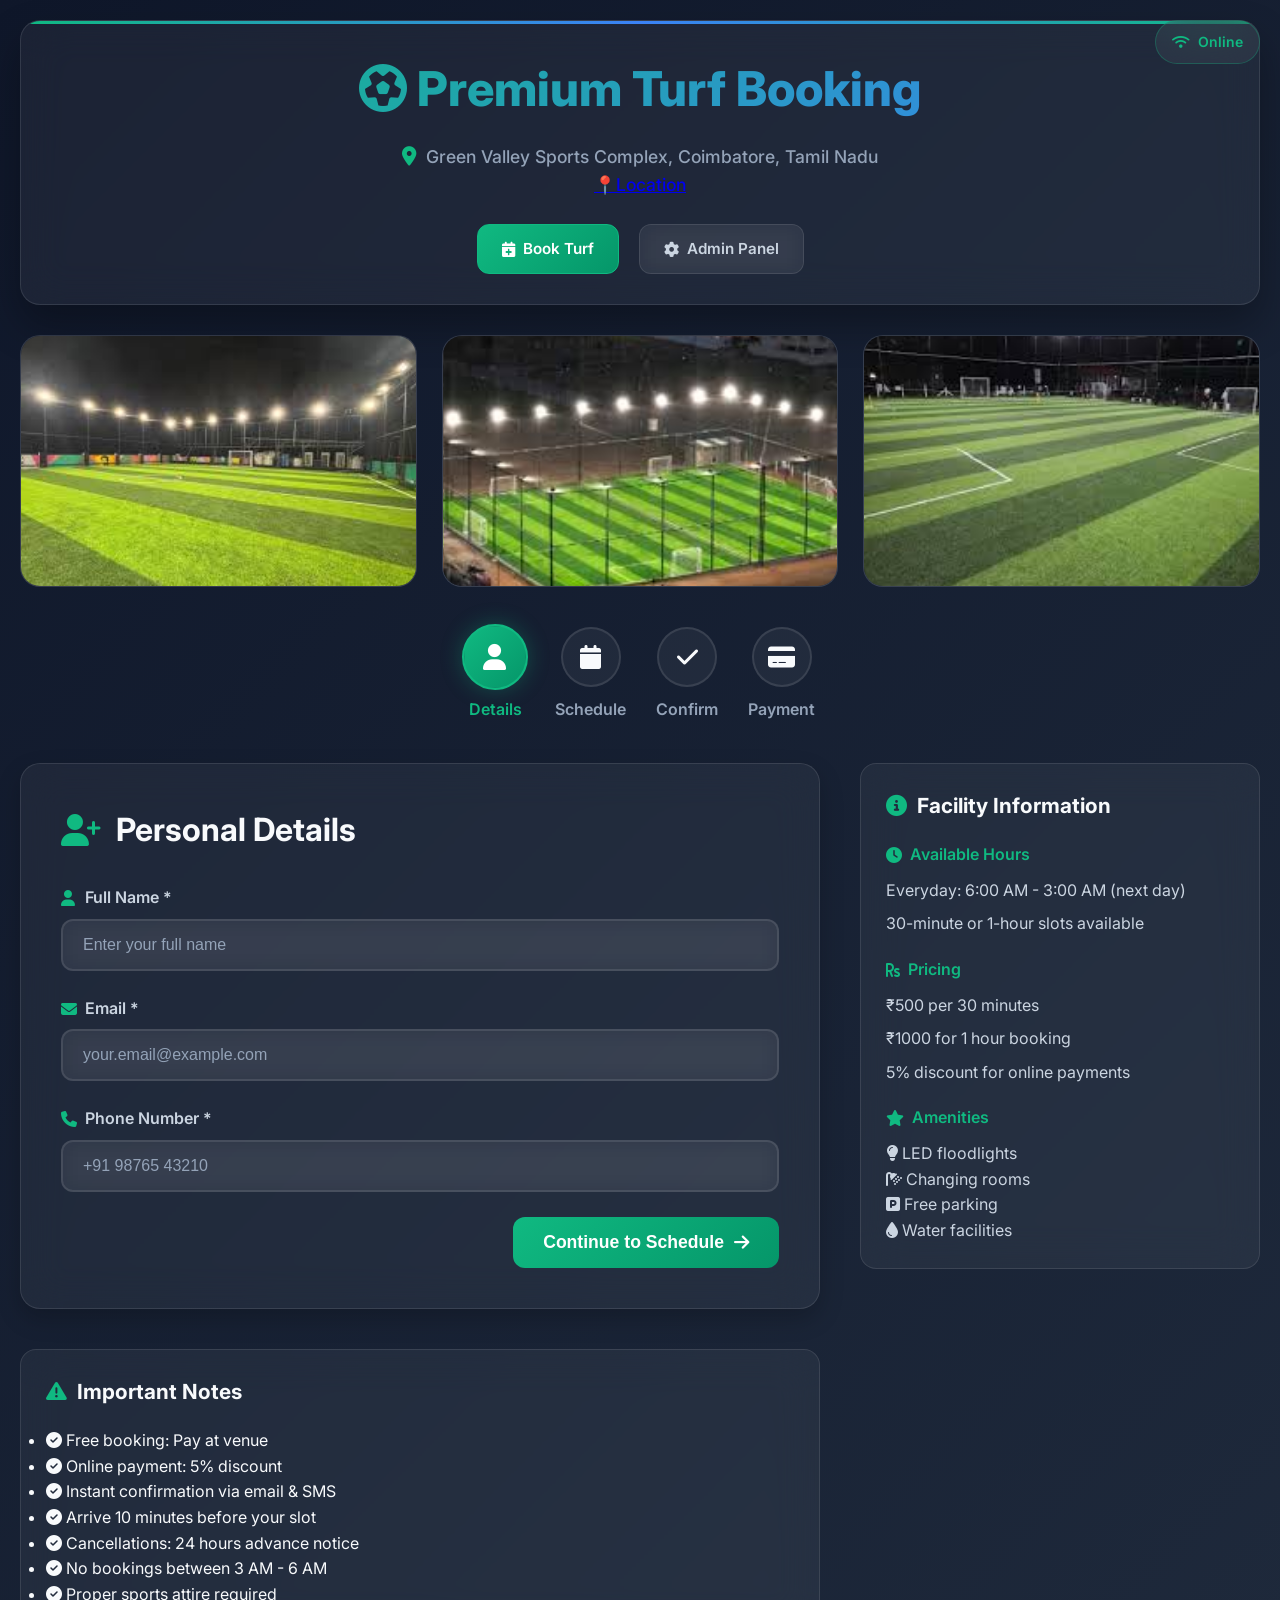
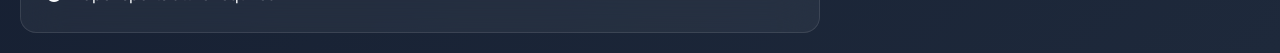
<file: templates/index.html>
<!DOCTYPE html>
<html lang="en">
<head>
    <meta charset="UTF-8">
    <meta name="viewport" content="width=device-width, initial-scale=1.0">
    <title>Premium Turf Booking System</title>
    <link rel="stylesheet" href="/static/css/style.css">
    <!-- Razorpay Checkout Script -->
    <script src="https://checkout.razorpay.com/v1/checkout.js"></script>
    <!-- Font Awesome for Icons -->
    <link rel="stylesheet" href="https://cdnjs.cloudflare.com/ajax/libs/font-awesome/6.4.0/css/all.min.css">
    <!-- Google Fonts -->
    <link href="https://fonts.googleapis.com/css2?family=Inter:wght@300;400;500;600;700;800&display=swap" rel="stylesheet">
    <script>
        // Pass Razorpay key to JavaScript
        window.RAZORPAY_KEY = "{{ razorpay_key }}";
    </script>
</head>
<body>
    <!-- Connection Status Indicator -->
    <div id="connectionStatus" class="connection-status hidden">
        <i class="fas fa-wifi"></i>
        <span id="connectionText">Online</span>
    </div>

    <div class="container">
        <header>
            <div class="header-content">
                <h1><i class="fas fa-futbol"></i> Premium Turf Booking</h1>
                <div class="location-info">
                    <i class="fas fa-map-marker-alt"></i>
                    <span>Green Valley Sports Complex, Coimbatore, Tamil Nadu</span>
                </div>
                <div class="location-info">
                   
                    <a href="https://maps.app.goo.gl/RbQxKZWC3UXeazfYA">📍Location</a>
                </div>
            </div>
            <nav>
                <a href="/" class="nav-link active">
                    <i class="fas fa-calendar-plus"></i> Book Turf
                </a>
                <a href="/admin" class="nav-link">
                    <i class="fas fa-cog"></i> Admin Panel
                </a>
            </nav>
        </header>

        <!-- Real-time Availability Banner
        <div id="availabilityBanner" class="availability-banner">
            <div class="banner-content">
                <i class="fas fa-clock"></i>
                <span id="availabilityText">Loading availability...</span>
                <div class="pulse-dot"></div>
            </div>
        </div> -->

        <!-- Turf Gallery Section -->
        <section class="turf-gallery">
            <div class="gallery-grid">
                <div class="turf-card">
                    <div class="turf-image grass-turf"></div>
                </div>
                <div class="turf-card">
                    <div class="turf-image football-field"></div>
                </div>
                <div class="turf-card">
                    <div class="turf-image multi-sport"></div>
                </div>
            </div>
        </section>

        <!-- Booking Flow Container -->
        <div class="booking-flow">
            <!-- Step Progress Indicator -->
            <div class="progress-steps">
                <div class="step active" data-step="1">
                    <div class="step-circle">
                        <i class="fas fa-user"></i>
                    </div>
                    <span>Details</span>
                </div>
                <div class="step" data-step="2">
                    <div class="step-circle">
                        <i class="fas fa-calendar"></i>
                    </div>
                    <span>Schedule</span>
                </div>
                <div class="step" data-step="3">
                    <div class="step-circle">
                        <i class="fas fa-check"></i>
                    </div>
                    <span>Confirm</span>
                </div>
                <div class="step optional" data-step="4">
                    <div class="step-circle">
                        <i class="fas fa-credit-card"></i>
                    </div>
                    <span>Payment</span>
                </div>
            </div>

            <div class="booking-container">
                <!-- Booking Form Section -->
                <div class="form-section">
                    <!-- Step 1: Personal Details -->
                    <div class="step-content active" id="step1">
                        <h2><i class="fas fa-user-plus"></i> Personal Details</h2>
                        <form id="personalDetailsForm">
                            <div class="form-group">
                                <label for="name">
                                    <i class="fas fa-user"></i> Full Name *
                                </label>
                                <input type="text" id="name" name="name" required 
                                       placeholder="Enter your full name"
                                       autocomplete="name">
                                <div class="field-validation"></div>
                            </div>

                            <div class="form-group">
                                <label for="email">
                                    <i class="fas fa-envelope"></i> Email *
                                </label>
                                <input type="email" id="email" name="email" required 
                                       placeholder="your.email@example.com"
                                       autocomplete="email">
                                <div class="field-validation"></div>
                            </div>

                            <div class="form-group">
                                <label for="phone">
                                    <i class="fas fa-phone"></i> Phone Number *
                                </label>
                                <input type="tel" id="phone" name="phone" required 
                                       placeholder="+91 98765 43210"
                                       autocomplete="tel">
                                <div class="field-validation"></div>
                            </div>

                            <button type="button" class="continue-btn" onclick="nextStep()">
                                <span>Continue to Schedule</span>
                                <i class="fas fa-arrow-right"></i>
                            </button>
                        </form>
                    </div>

                    <!-- Step 2: Schedule Selection -->
                    <div class="step-content" id="step2">
                        <h2><i class="fas fa-calendar-alt"></i> Select Schedule</h2>
                        <form id="scheduleForm">
                            <div class="form-group">
                                <label for="date">
                                    <i class="fas fa-calendar-alt"></i> Booking Date *
                                </label>
                                <input type="date" id="date" name="date" required>
                                <div class="field-validation"></div>
                            </div>

                            <div class="form-group">
                                <label for="time">
                                    <i class="fas fa-clock"></i> Available Time Slots *
                                </label>
                                <div class="time-slots-container">
                                    <select id="time" name="time" required disabled>
                                        <option value="">Loading slots...</option>
                                    </select>
                                    <div id="slotsLoading" class="loading-spinner hidden">
                                        <i class="fas fa-spinner fa-spin"></i>
                                        <span>Loading available slots...</span>
                                    </div>
                                </div>
                                <div class="field-validation"></div>
                            </div>

                            <div class="form-group">
                                <label for="duration">
                                    <i class="fas fa-hourglass-half"></i> Duration *
                                </label>
                                <div class="duration-options">
                                    <div class="duration-card" data-duration="30">
                                        <div class="duration-header">
                                            <i class="fas fa-clock"></i>
                                            <span>30 Minutes</span>
                                        </div>
                                        <div class="duration-price">₹500</div>
                                        <div class="duration-description">Perfect for quick games</div>
                                    </div>
                                    <div class="duration-card" data-duration="60">
                                        <div class="duration-header">
                                            <i class="fas fa-clock"></i>
                                            <span>1 Hour</span>
                                        </div>
                                        <div class="duration-price">₹1000</div>
                                        <div class="duration-description">Full match experience</div>
                                    </div>
                                </div>
                                <input type="hidden" id="duration" name="duration" required>
                                <div class="field-validation"></div>
                            </div>

                            <div class="step-navigation">
                                <button type="button" class="back-btn" onclick="previousStep()">
                                    <i class="fas fa-arrow-left"></i>
                                    <span>Back</span>
                                </button>
                                <button type="button" class="continue-btn" onclick="nextStep()">
                                    <span>Review Booking</span>
                                    <i class="fas fa-arrow-right"></i>
                                </button>
                            </div>
                        </form>
                    </div>

                    <!-- Step 3: Booking Confirmation -->
                    <div class="step-content" id="step3">
                        <h2><i class="fas fa-check-circle"></i> Confirm Booking</h2>
                        
                        <div class="booking-summary">
                            <div class="summary-header">
                                <i class="fas fa-receipt"></i>
                                <h3>Booking Summary</h3>
                            </div>
                            
                            <div class="summary-details">
                                <div class="detail-row">
                                    <span class="label">
                                        <i class="fas fa-user"></i> Name:
                                    </span>
                                    <span class="value" id="summaryName">-</span>
                                </div>
                                <div class="detail-row">
                                    <span class="label">
                                        <i class="fas fa-envelope"></i> Email:
                                    </span>
                                    <span class="value" id="summaryEmail">-</span>
                                </div>
                                <div class="detail-row">
                                    <span class="label">
                                        <i class="fas fa-phone"></i> Phone:
                                    </span>
                                    <span class="value" id="summaryPhone">-</span>
                                </div>
                                <div class="detail-row">
                                    <span class="label">
                                        <i class="fas fa-calendar"></i> Date:
                                    </span>
                                    <span class="value" id="summaryDate">-</span>
                                </div>
                                <div class="detail-row">
                                    <span class="label">
                                        <i class="fas fa-clock"></i> Time:
                                    </span>
                                    <span class="value" id="summaryTime">-</span>
                                </div>
                                <div class="detail-row">
                                    <span class="label">
                                        <i class="fas fa-hourglass-half"></i> Duration:
                                    </span>
                                    <span class="value" id="summaryDuration">-</span>
                                </div>
                                <div class="detail-row total">
                                    <span class="label">
                                        <i class="fas fa-rupee-sign"></i> Total Amount:
                                    </span>
                                    <span class="value" id="summaryAmount">₹0</span>
                                </div>
                            </div>
                        </div>

                        <div class="booking-options">
                            <div class="option-card free-booking">
                                <div class="option-header">
                                    <i class="fas fa-handshake"></i>
                                    <h3>Book Now (Free)</h3>
                                </div>
                                <div class="option-description">
                                    Reserve your slot without immediate payment. 
                                    Pay at the venue when you arrive.
                                </div>
                                <div class="option-benefits">
                                    <div class="benefit">
                                        <i class="fas fa-check"></i>
                                        <span>Instant confirmation</span>
                                    </div>
                                    <div class="benefit">
                                        <i class="fas fa-check"></i>
                                        <span>Pay at venue</span>
                                    </div>
                                    <div class="benefit">
                                        <i class="fas fa-check"></i>
                                        <span>Easy cancellation</span>
                                    </div>
                                </div>
                                <button type="button" class="option-btn free-btn" onclick="confirmFreeBooking()">
                                    <i class="fas fa-check"></i>
                                    <span>Book for Free</span>
                                </button>
                            </div>

                            <div class="option-card paid-booking">
                                <div class="option-header">
                                    <i class="fas fa-credit-card"></i>
                                    <h3>Pay Online</h3>
                                    <div class="discount-badge">
                                        <i class="fas fa-percentage"></i>
                                        <span>5% Off</span>
                                    </div>
                                </div>
                                <div class="option-description">
                                    Pay online now and get 5% discount. 
                                    Guaranteed slot with priority booking.
                                </div>
                                <div class="option-benefits">
                                    <div class="benefit">
                                        <i class="fas fa-check"></i>
                                        <span>5% discount</span>
                                    </div>
                                    <div class="benefit">
                                        <i class="fas fa-check"></i>
                                        <span>Guaranteed slot</span>
                                    </div>
                                    <div class="benefit">
                                        <i class="fas fa-check"></i>
                                        <span>Priority booking</span>
                                    </div>
                                </div>
                                <button type="button" class="option-btn paid-btn" onclick="proceedToPayment()">
                                    <i class="fas fa-lock"></i>
                                    <span>Pay Online</span>
                                </button>
                            </div>
                        </div>

                        <div class="step-navigation">
                            <button type="button" class="back-btn" onclick="previousStep()">
                                <i class="fas fa-arrow-left"></i>
                                <span>Back to Schedule</span>
                            </button>
                        </div>
                    </div>

                    <!-- Step 4: Payment (Optional) -->
                    <div class="step-content" id="step4">
                        <h2><i class="fas fa-credit-card"></i> Payment</h2>
                        
                        <div class="payment-summary">
                            <div class="price-breakdown">
                                <div class="price-item">
                                    <span>Base Price:</span>
                                    <span id="basePrice">₹500</span>
                                </div>
                                <div class="price-item discount">
                                    <span>Online Discount (5%):</span>
                                    <span id="discountAmount">-₹25</span>
                                </div>
                                <div class="price-item">
                                    <span>GST (18%):</span>
                                    <span id="gstAmount">₹85.5</span>
                                </div>
                                <div class="price-item total">
                                    <span>Final Amount:</span>
                                    <span id="finalAmount">₹560.5</span>
                                </div>
                            </div>
                        </div>

                        <div class="payment-methods">
                            <h3><i class="fas fa-wallet"></i> Payment Methods</h3>
                            <div class="payment-icons">
                                <i class="fab fa-cc-visa"></i>
                                <i class="fab fa-cc-mastercard"></i>
                                <i class="fab fa-cc-paypal"></i>
                                <i class="fas fa-university"></i>
                                <i class="fas fa-mobile-alt"></i>
                            </div>
                            <p>All major payment methods accepted</p>
                        </div>

                        <div class="step-navigation">
                            <button type="button" class="back-btn" onclick="previousStep()">
                                <i class="fas fa-arrow-left"></i>
                                <span>Back</span>
                            </button>
                            <button type="button" class="pay-btn" onclick="processPayment()">
                                <i class="fas fa-lock"></i>
                                <span>Pay Securely</span>
                            </button>
                        </div>
                    </div>
                </div>

         

                    <!-- Facility Information -->
                    <div class="info-card">
                        <h3><i class="fas fa-info-circle"></i> Facility Information</h3>
                        <div class="info-content">
                            <h4><i class="fas fa-clock"></i> Available Hours</h4>
                            <p>Everyday: 6:00 AM - 3:00 AM (next day)</p>
                            <p>30-minute or 1-hour slots available</p>
                            
                            <h4><i class="fas fa-rupee-sign"></i> Pricing</h4>
                            <p>₹500 per 30 minutes</p>
                            <p>₹1000 for 1 hour booking</p>
                            <p>5% discount for online payments</p>
                            
                            <h4><i class="fas fa-star"></i> Amenities</h4>
                            <ul>
                                <li><i class="fas fa-lightbulb"></i> LED floodlights</li>
                                <li><i class="fas fa-shower"></i> Changing rooms</li>
                                <li><i class="fas fa-parking"></i> Free parking</li>
                                <li><i class="fas fa-tint"></i> Water facilities</li>
                            </ul>
                        </div>
                    </div>

                    <!-- Important Notes -->
                    <div class="info-card rules-card">
                        <h3><i class="fas fa-exclamation-triangle"></i> Important Notes</h3>
                        <ul class="rules-list">
                            <li><i class="fas fa-check-circle"></i> Free booking: Pay at venue</li>
                            <li><i class="fas fa-check-circle"></i> Online payment: 5% discount</li>
                            <li><i class="fas fa-check-circle"></i> Instant confirmation via email & SMS</li>
                            <li><i class="fas fa-check-circle"></i> Arrive 10 minutes before your slot</li>
                            <li><i class="fas fa-check-circle"></i> Cancellations: 24 hours advance notice</li>
                            <li><i class="fas fa-check-circle"></i> No bookings between 3 AM - 6 AM</li>
                            <li><i class="fas fa-check-circle"></i> Proper sports attire required</li>
                        </ul>
                    </div>
                </div>
            </div>
        </div>
    </div>

  
    

    <script src="/static/js/booking.js"></script>
    </body>
    </html>
</file>
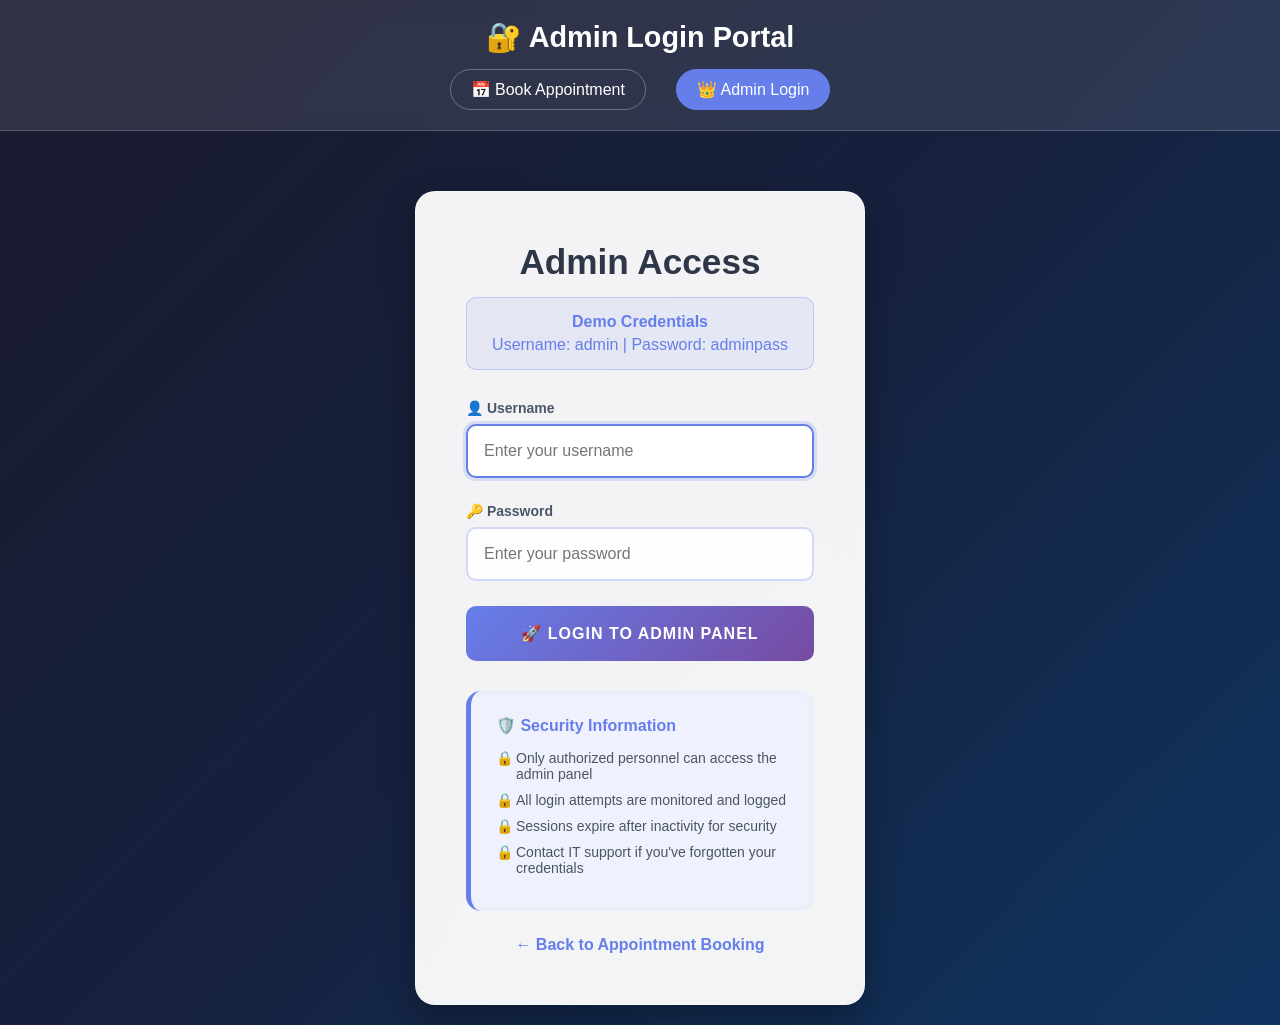
<file: templates/login.html>
<!DOCTYPE html>
<html lang="en">
<head>
    <meta charset="UTF-8">
    <meta name="viewport" content="width=device-width, initial-scale=1.0">
    <title>Admin Login - Appointment Management</title>
    <style>
        * {
            margin: 0;
            padding: 0;
            box-sizing: border-box;
        }
        
        body {
            font-family: 'Segoe UI', Tahoma, Geneva, Verdana, sans-serif;
            background: linear-gradient(135deg, #1a1a2e 0%, #16213e 50%, #0f3460 100%);
            min-height: 100vh;
            display: flex;
            flex-direction: column;
        }
        
        .container {
            flex: 1;
            display: flex;
            flex-direction: column;
        }
        
        header {
            background: rgba(255, 255, 255, 0.1);
            backdrop-filter: blur(10px);
            border-bottom: 1px solid rgba(255, 255, 255, 0.2);
            padding: 20px;
            margin-bottom: 40px;
        }
        
        header h1 {
            color: #ffffff;
            font-size: 1.8rem;
            margin-bottom: 15px;
            text-align: center;
        }
        
        nav {
            display: flex;
            justify-content: center;
            gap: 30px;
        }
        
        .nav-link {
            color: #ffffff;
            text-decoration: none;
            font-weight: 500;
            padding: 10px 20px;
            border-radius: 25px;
            transition: all 0.3s ease;
            border: 1px solid rgba(255, 255, 255, 0.3);
        }
        
        .nav-link:hover {
            background: rgba(102, 126, 234, 0.8);
            color: white;
            border-color: #667eea;
        }
        
        .nav-link.active {
            background: #667eea;
            color: white;
            border-color: #667eea;
        }
        
        .login-container {
            flex: 1;
            display: flex;
            justify-content: center;
            align-items: center;
            padding: 20px;
        }
        
        .login-form {
            background: rgba(255, 255, 255, 0.95);
            padding: 50px;
            border-radius: 20px;
            box-shadow: 0 15px 35px rgba(0, 0, 0, 0.3);
            backdrop-filter: blur(15px);
            border: 1px solid rgba(255, 255, 255, 0.2);
            width: 100%;
            max-width: 450px;
        }
        
        .login-form h2 {
            text-align: center;
            color: #2d3748;
            margin-bottom: 15px;
            font-size: 2.2rem;
            font-weight: 700;
        }
        
        .demo-credentials {
            text-align: center;
            background: rgba(102, 126, 234, 0.1);
            color: #667eea;
            padding: 15px;
            border-radius: 10px;
            margin-bottom: 30px;
            border: 1px solid rgba(102, 126, 234, 0.3);
        }
        
        .demo-credentials strong {
            color: #667eea;
            display: block;
            margin-bottom: 5px;
        }
        
        .form-group {
            margin-bottom: 25px;
        }
        
        .form-group label {
            display: block;
            margin-bottom: 8px;
            color: #4a5568;
            font-weight: 600;
            font-size: 14px;
        }
        
        .form-group input[type="text"],
        .form-group input[type="password"] {
            width: 100%;
            padding: 16px;
            border: 2px solid rgba(102, 126, 234, 0.3);
            border-radius: 10px;
            font-size: 16px;
            transition: all 0.3s ease;
            background: rgba(255, 255, 255, 0.9);
        }
        
        .form-group input[type="text"]:focus,
        .form-group input[type="password"]:focus {
            outline: none;
            border-color: #667eea;
            background: rgba(255, 255, 255, 1);
            box-shadow: 0 0 0 3px rgba(102, 126, 234, 0.2);
        }
        
        .login-btn {
            width: 100%;
            background: linear-gradient(135deg, #667eea 0%, #764ba2 100%);
            color: white;
            border: none;
            padding: 18px;
            border-radius: 10px;
            font-size: 16px;
            font-weight: 700;
            cursor: pointer;
            transition: all 0.3s ease;
            text-transform: uppercase;
            letter-spacing: 1px;
            margin-bottom: 30px;
        }
        
        .login-btn:hover {
            transform: translateY(-2px);
            box-shadow: 0 10px 30px rgba(102, 126, 234, 0.4);
        }
        
        .login-btn:active {
            transform: translateY(0);
        }
        
        .error-message {
            background: #fed7d7;
            color: #9b2c2c;
            padding: 15px;
            border-radius: 10px;
            margin-bottom: 25px;
            text-align: center;
            border: 1px solid #feb2b2;
            font-weight: 500;
        }
        
        .security-info {
            background: rgba(102, 126, 234, 0.1);
            padding: 25px;
            border-radius: 15px;
            border-left: 5px solid #667eea;
            backdrop-filter: blur(5px);
        }
        
        .security-info h4 {
            color: #667eea;
            margin-bottom: 15px;
            font-size: 16px;
            font-weight: 700;
        }
        
        .security-info ul {
            list-style: none;
            padding: 0;
        }
        
        .security-info li {
            font-size: 14px;
            color: #4a5568;
            margin-bottom: 10px;
            padding-left: 20px;
            position: relative;
        }
        
        .security-info li::before {
            content: "🔒";
            position: absolute;
            left: 0;
        }
        
        .back-link {
            text-align: center;
            margin-top: 25px;
        }
        
        .back-link a {
            color: #667eea;
            text-decoration: none;
            font-weight: 600;
            padding: 10px 20px;
            border-radius: 25px;
            transition: all 0.3s ease;
        }
        
        .back-link a:hover {
            background: rgba(102, 126, 234, 0.1);
            text-decoration: none;
        }
        
        @media (max-width: 768px) {
            .login-form {
                padding: 30px;
                margin: 10px;
            }
            
            header {
                padding: 15px;
            }
            
            nav {
                flex-direction: column;
                align-items: center;
                gap: 15px;
            }
        }
    </style>
</head>
<body>
    <div class="container">
        <header>
            <h1>🔐 Admin Login Portal</h1>
            <nav>
                <a href="/" class="nav-link">📅 Book Appointment</a>
                <a href="/admin/login" class="nav-link active">👑 Admin Login</a>
            </nav>
        </header>

        <div class="login-container">
            <div class="login-form">
                <h2>Admin Access</h2>
                
                <div class="demo-credentials">
                    <strong>Demo Credentials</strong>
                    Username: admin | Password: adminpass
                </div>
                
                <form method="POST" id="loginForm">
                    <div class="form-group">
                        <label for="username">👤 Username</label>
                        <input type="text" id="username" name="username" required placeholder="Enter your username">
                    </div>
                    
                    <div class="form-group">
                        <label for="password">🔑 Password</label>
                        <input type="password" id="password" name="password" required placeholder="Enter your password">
                    </div>
                    
                    <button type="submit" class="login-btn">🚀 Login to Admin Panel</button>
                </form>
                
                <div class="security-info">
                    <h4>🛡️ Security Information</h4>
                    <ul>
                        <li>Only authorized personnel can access the admin panel</li>
                        <li>All login attempts are monitored and logged</li>
                        <li>Sessions expire after inactivity for security</li>
                        <li>Contact IT support if you've forgotten your credentials</li>
                    </ul>
                </div>
                
                <div class="back-link">
                    <a href="/">← Back to Appointment Booking</a>
                </div>
            </div>
        </div>
    </div>

    <script>
        // Auto-focus username field
        document.getElementById('username').focus();
        
        // Handle form submission with better validation
        document.getElementById('loginForm').addEventListener('submit', function(e) {
            const username = document.getElementById('username').value.trim();
            const password = document.getElementById('password').value.trim();
            
            if (!username || !password) {
                e.preventDefault();
                
                // Create and show error message
                const existingError = document.querySelector('.error-message');
                if (existingError) {
                    existingError.remove();
                }
                
                const errorDiv = document.createElement('div');
                errorDiv.className = 'error-message';
                errorDiv.textContent = '❌ Please enter both username and password.';
                
                const form = document.querySelector('form');
                form.insertBefore(errorDiv, form.firstChild);
                
                // Focus on empty field
                if (!username) {
                    document.getElementById('username').focus();
                } else {
                    document.getElementById('password').focus();
                }
                
                return;
            }
            
            // Add loading state to button
            const button = document.querySelector('.login-btn');
            button.textContent = '🔄 Logging in...';
            button.disabled = true;
        });
        
        // Add enter key support
        document.addEventListener('keypress', function(e) {
            if (e.key === 'Enter') {
                document.getElementById('loginForm').dispatchEvent(new Event('submit'));
            }
        });
    </script>
</body>
</html>
</file>
<file: static/css/style.css>
/* Enhanced Real-time Turf Booking System Styles */
/* Reset and Base Styles */
* {
    margin: 0;
    padding: 0;
    box-sizing: border-box;
}

:root {
    --primary-color: #10b981;
    --primary-dark: #059669;
    --secondary-color: #3b82f6;
    --accent-color: #f59e0b;
    --background-primary: #0f172a;
    --background-secondary: #1e293b;
    --surface-color: rgba(255, 255, 255, 0.05);
    --surface-hover: rgba(255, 255, 255, 0.08);
    --border-color: rgba(255, 255, 255, 0.1);
    --border-active: rgba(16, 185, 129, 0.3);
    --text-primary: #f8fafc;
    --text-secondary: #cbd5e1;
    --text-muted: #94a3b8;
    --error-color: #ef4444;
    --warning-color: #f59e0b;
    --success-color: #10b981;
    --shadow-light: 0 4px 6px rgba(0, 0, 0, 0.1);
    --shadow-medium: 0 10px 25px rgba(0, 0, 0, 0.2);
    --shadow-heavy: 0 20px 40px rgba(0, 0, 0, 0.3);
    --transition-fast: 0.2s ease;
    --transition-normal: 0.3s ease;
    --transition-slow: 0.5s ease;
}

body {
    font-family: 'Inter', -apple-system, BlinkMacSystemFont, 'Segoe UI', Roboto, sans-serif;
    background: linear-gradient(135deg, var(--background-primary) 0%, var(--background-secondary) 100%);
    color: var(--text-primary);
    min-height: 100vh;
    line-height: 1.6;
    overflow-x: hidden;
}

.container {
    max-width: 1400px;
    margin: 0 auto;
    padding: 20px;
}

/* Connection Status */
.connection-status {
    position: fixed;
    top: 20px;
    right: 20px;
    display: flex;
    align-items: center;
    gap: 8px;
    padding: 10px 16px;
    background: var(--surface-color);
    backdrop-filter: blur(20px);
    border: 1px solid var(--border-color);
    border-radius: 25px;
    font-size: 0.875rem;
    font-weight: 600;
    z-index: 1001;
    transition: all var(--transition-normal);
}

.connection-status.online {
    color: var(--success-color);
    border-color: rgba(16, 185, 129, 0.3);
}

.connection-status.offline {
    color: var(--error-color);
    border-color: rgba(239, 68, 68, 0.3);
    animation: pulse 2s infinite;
}

/* Header Styles */
header {
    background: var(--surface-color);
    backdrop-filter: blur(20px);
    border: 1px solid var(--border-color);
    border-radius: 20px;
    padding: 30px;
    margin-bottom: 30px;
    box-shadow: var(--shadow-heavy);
    position: relative;
    overflow: hidden;
}

header::before {
    content: '';
    position: absolute;
    top: 0;
    left: 0;
    right: 0;
    height: 3px;
    background: linear-gradient(90deg, var(--primary-color), var(--secondary-color), var(--primary-color));
    animation: shimmer 3s ease-in-out infinite;
}

@keyframes shimmer {
    0% { transform: translateX(-100%); }
    50% { transform: translateX(100%); }
    100% { transform: translateX(-100%); }
}

.header-content {
    text-align: center;
    margin-bottom: 25px;
    position: relative;
    z-index: 1;
}

header h1 {
    font-size: 3rem;
    font-weight: 800;
    background: linear-gradient(135deg, var(--primary-color), var(--secondary-color));
    -webkit-background-clip: text;
    background-clip: text;
    -webkit-text-fill-color: transparent;
    margin-bottom: 15px;
    animation: glow 2s ease-in-out infinite alternate;
}

@keyframes glow {
    from { filter: drop-shadow(0 0 10px rgba(16, 185, 129, 0.3)); }
    to { filter: drop-shadow(0 0 20px rgba(16, 185, 129, 0.5)); }
}

.location-info {
    display: flex;
    align-items: center;
    justify-content: center;
    gap: 10px;
    color: var(--text-muted);
    font-size: 1.1rem;
    font-weight: 500;
}

.location-info i {
    color: var(--primary-color);
    font-size: 1.2rem;
}

nav {
    display: flex;
    justify-content: center;
    gap: 20px;
    flex-wrap: wrap;
}

.nav-link {
    display: flex;
    align-items: center;
    gap: 8px;
    padding: 12px 24px;
    background: var(--surface-color);
    border: 1px solid var(--border-color);
    border-radius: 12px;
    color: var(--text-secondary);
    text-decoration: none;
    font-weight: 600;
    font-size: 0.95rem;
    transition: all var(--transition-fast);
    backdrop-filter: blur(10px);
}

.nav-link:hover {
    background: var(--surface-hover);
    border-color: var(--border-active);
    transform: translateY(-2px);
    box-shadow: var(--shadow-medium);
}

.nav-link.active {
    background: linear-gradient(135deg, var(--primary-color), var(--primary-dark));
    border-color: var(--primary-color);
    color: white;
}

/* Availability Banner */
.availability-banner {
    background: linear-gradient(135deg, var(--primary-color), var(--secondary-color));
    border-radius: 16px;
    padding: 20px;
    margin-bottom: 30px;
    position: relative;
    overflow: hidden;
}

.banner-content {
    display: flex;
    align-items: center;
    justify-content: center;
    gap: 15px;
    color: white;
    font-weight: 600;
    font-size: 1.1rem;
    text-align: center;
}

.pulse-dot {
    width: 12px;
    height: 12px;
    background: rgba(255, 255, 255, 0.8);
    border-radius: 50%;
    animation: pulse 2s infinite;
}

@keyframes pulse {
    0% { transform: scale(1); opacity: 1; }
    50% { transform: scale(1.2); opacity: 0.7; }
    100% { transform: scale(1); opacity: 1; }
}

/* Turf Gallery */
.turf-gallery {
    margin-bottom: 40px;
}

.gallery-title {
    text-align: center;
    font-size: 2.5rem;
    font-weight: 700;
    margin-bottom: 30px;
    color: var(--text-primary);
}

.gallery-title i {
    color: var(--primary-color);
    margin-right: 15px;
}

.gallery-grid {
    display: grid;
    grid-template-columns: repeat(auto-fit, minmax(350px, 1fr));
    gap: 25px;
    margin-bottom: 40px;
}

.turf-card {
    border-radius: 20px;
    overflow: hidden;
    background: var(--surface-color);
    border: 1px solid var(--border-color);
    transition: all var(--transition-normal);
    cursor: pointer;
}

.turf-card:hover {
    transform: translateY(-8px);
    box-shadow: var(--shadow-heavy);
    border-color: var(--border-active);
}

.turf-image {
    height: 250px;
    background-size: cover;
    background-position: center;
    position: relative;
    display: flex;
    align-items: flex-end;
}

.grass-turf {
    background-image: url('/static/images/turf1.jpeg');
    background-size: cover;
    background-position: center;
}

.football-field {
    background-image: url('/static/images/turf2.jpeg');
    background-size: cover;
    background-position: center;
}

.multi-sport {
    background-image: url('/static/images/turf3.jpeg');
    background-size: cover;
    background-position: center;
}

.status-badge {
    display: inline-flex;
    align-items: center;
    gap: 6px;
    padding: 6px 12px;
    border-radius: 20px;
    font-size: 0.85rem;
    font-weight: 600;
}

.status-badge.available {
    background: rgba(16, 185, 129, 0.2);
    color: #10b981;
    border: 1px solid rgba(16, 185, 129, 0.3);
}

.status-badge.busy {
    background: rgba(245, 158, 11, 0.2);
    color: #f59e0b;
    border: 1px solid rgba(245, 158, 11, 0.3);
}

/* Booking Flow */
.booking-flow {
    margin-top: 40px;
}

.progress-steps {
    display: flex;
    justify-content: center;
    margin-bottom: 40px;
    gap: 30px;
    flex-wrap: wrap;
}

.step {
    display: flex;
    flex-direction: column;
    align-items: center;
    gap: 10px;
    transition: all var(--transition-normal);
}

.step-circle {
    width: 60px;
    height: 60px;
    border-radius: 50%;
    display: flex;
    align-items: center;
    justify-content: center;
    background: var(--surface-color);
    border: 2px solid var(--border-color);
    font-size: 1.5rem;
    transition: all var(--transition-normal);
}

.step.active .step-circle {
    background: linear-gradient(135deg, var(--primary-color), var(--primary-dark));
    border-color: var(--primary-color);
    color: white;
    transform: scale(1.1);
    box-shadow: 0 0 20px rgba(16, 185, 129, 0.3);
}

.step span {
    font-weight: 600;
    color: var(--text-muted);
    transition: color var(--transition-normal);
}

.step.active span {
    color: var(--primary-color);
}

.booking-container {
    display: grid;
    grid-template-columns: 1fr 400px;
    gap: 40px;
    align-items: start;
}

/* Form Section */
.form-section {
    background: var(--surface-color);
    border: 1px solid var(--border-color);
    border-radius: 20px;
    padding: 40px;
    backdrop-filter: blur(20px);
    box-shadow: var(--shadow-medium);
}

.step-content {
    display: none;
}

.step-content.active {
    display: block;
    animation: fadeInUp 0.5s ease;
}

@keyframes fadeInUp {
    from {
        opacity: 0;
        transform: translateY(20px);
    }
    to {
        opacity: 1;
        transform: translateY(0);
    }
}

.step-content h2 {
    font-size: 2rem;
    font-weight: 700;
    margin-bottom: 30px;
    color: var(--text-primary);
    display: flex;
    align-items: center;
    gap: 15px;
}

.step-content h2 i {
    color: var(--primary-color);
}

.form-group {
    margin-bottom: 25px;
}

.form-group label {
    display: block;
    margin-bottom: 8px;
    font-weight: 600;
    color: var(--text-secondary);
    display: flex;
    align-items: center;
    gap: 8px;
}

.form-group label i {
    color: var(--primary-color);
    width: 16px;
}

.form-group input,
.form-group select {
    width: 100%;
    padding: 15px 20px;
    background: var(--surface-color);
    border: 2px solid var(--border-color);
    border-radius: 12px;
    color: var(--text-primary);
    font-size: 1rem;
    transition: all var(--transition-fast);
    backdrop-filter: blur(10px);
}

.form-group input:focus,
.form-group select:focus {
    outline: none;
    border-color: var(--primary-color);
    box-shadow: 0 0 0 3px rgba(16, 185, 129, 0.1);
    background: var(--surface-hover);
}

.form-group input::placeholder {
    color: var(--text-muted);
}

.form-group input.error {
    border-color: var(--error-color);
    box-shadow: 0 0 0 3px rgba(239, 68, 68, 0.1);
}

.field-error {
    color: var(--error-color);
    font-size: 0.875rem;
    margin-top: 5px;
    display: flex;
    align-items: center;
    gap: 5px;
}

.field-error::before {
    content: "⚠";
}

/* Duration Options */
.duration-options {
    display: grid;
    grid-template-columns: 1fr 1fr;
    gap: 20px;
    margin-top: 10px;
}

.duration-card {
    background: var(--surface-color);
    border: 2px solid var(--border-color);
    border-radius: 16px;
    padding: 25px;
    text-align: center;
    cursor: pointer;
    transition: all var(--transition-fast);
    position: relative;
    overflow: hidden;
}

.duration-card::before {
    content: '';
    position: absolute;
    top: 0;
    left: 0;
    right: 0;
    height: 4px;
    background: linear-gradient(90deg, var(--primary-color), var(--secondary-color));
    transform: scaleX(0);
    transition: transform var(--transition-normal);
}

.duration-card:hover {
    border-color: var(--primary-color);
    transform: translateY(-3px);
    box-shadow: var(--shadow-medium);
}

.duration-card:hover::before {
    transform: scaleX(1);
}

.duration-card.selected {
    border-color: var(--primary-color);
    background: rgba(16, 185, 129, 0.1);
    transform: translateY(-3px);
}

.duration-card.selected::before {
    transform: scaleX(1);
}

.duration-header {
    display: flex;
    align-items: center;
    justify-content: center;
    gap: 10px;
    margin-bottom: 15px;
}

.duration-header i {
    color: var(--primary-color);
    font-size: 1.5rem;
}

.duration-header span {
    font-weight: 700;
    font-size: 1.2rem;
    color: var(--text-primary);
}

.duration-price {
    font-size: 1.8rem;
    font-weight: 800;
    color: var(--primary-color);
    margin-bottom: 10px;
}

.duration-description {
    color: var(--text-muted);
    font-size: 0.9rem;
}

/* Time Slots */
.time-slots-container {
    position: relative;
}

#slotsLoading {
    display: flex;
    align-items: center;
    gap: 10px;
    margin-top: 10px;
    color: var(--text-muted);
    font-size: 0.9rem;
}

#slotsLoading i {
    color: var(--primary-color);
}

/* Booking Summary */
.booking-summary {
    background: var(--surface-color);
    border: 1px solid var(--border-color);
    border-radius: 16px;
    overflow: hidden;
    margin-bottom: 30px;
}

.summary-header {
    background: linear-gradient(135deg, var(--primary-color), var(--primary-dark));
    padding: 20px;
    color: white;
    display: flex;
    align-items: center;
    gap: 12px;
}

.summary-header h3 {
    font-size: 1.3rem;
    font-weight: 700;
}

.summary-details {
    padding: 25px;
}

.detail-row {
    display: flex;
    justify-content: space-between;
    align-items: center;
    padding: 12px 0;
    border-bottom: 1px solid var(--border-color);
}

.detail-row:last-child {
    border-bottom: none;
}

.detail-row.total {
    font-weight: 700;
    font-size: 1.1rem;
    color: var(--primary-color);
    padding-top: 20px;
    margin-top: 15px;
    border-top: 2px solid var(--border-color);
    border-bottom: none;
}

.detail-row .label {
    display: flex;
    align-items: center;
    gap: 8px;
    color: var(--text-secondary);
    font-weight: 500;
}

.detail-row .label i {
    color: var(--primary-color);
    width: 16px;
}

.detail-row .value {
    font-weight: 600;
    color: var(--text-primary);
}

/* Booking Options */
.booking-options {
    display: grid;
    grid-template-columns: 1fr 1fr;
    gap: 25px;
    margin-bottom: 30px;
}

.option-card {
    background: var(--surface-color);
    border: 2px solid var(--border-color);
    border-radius: 20px;
    padding: 30px;
    text-align: center;
    transition: all var(--transition-normal);
    position: relative;
    overflow: hidden;
}

.option-card::before {
    content: '';
    position: absolute;
    top: 0;
    left: 0;
    right: 0;
    height: 4px;
    background: linear-gradient(90deg, var(--primary-color), var(--secondary-color));
    transform: scaleX(0);
    transition: transform var(--transition-normal);
}

.option-card:hover {
    transform: translateY(-5px);
    box-shadow: var(--shadow-heavy);
}

.option-card:hover::before {
    transform: scaleX(1);
}

.free-booking {
    border-color: var(--success-color);
}

.free-booking:hover {
    border-color: var(--success-color);
    background: rgba(16, 185, 129, 0.05);
}

.paid-booking {
    border-color: var(--secondary-color);
    position: relative;
}

.paid-booking:hover {
    border-color: var(--secondary-color);
    background: rgba(59, 130, 246, 0.05);
}

.discount-badge {
    position: absolute;
    top: -10px;
    right: 20px;
    background: linear-gradient(135deg, var(--accent-color), #d97706);
    color: white;
    padding: 8px 15px;
    border-radius: 20px;
    font-size: 0.8rem;
    font-weight: 700;
    display: flex;
    align-items: center;
    gap: 5px;
    box-shadow: var(--shadow-medium);
}

.option-header {
    display: flex;
    align-items: center;
    justify-content: center;
    gap: 12px;
    margin-bottom: 15px;
    position: relative;
}

.option-header i {
    font-size: 2rem;
    color: var(--primary-color);
}

.option-header h3 {
    font-size: 1.5rem;
    font-weight: 700;
    color: var(--text-primary);
}

.option-description {
    color: var(--text-secondary);
    margin-bottom: 20px;
    line-height: 1.6;
}

.option-benefits {
    margin-bottom: 25px;
}

.benefit {
    display: flex;
    align-items: center;
    gap: 10px;
    margin-bottom: 10px;
    color: var(--text-secondary);
}

.benefit i {
    color: var(--success-color);
    font-size: 0.9rem;
}

.option-btn {
    width: 100%;
    padding: 15px 25px;
    border: none;
    border-radius: 12px;
    font-weight: 700;
    font-size: 1.1rem;
    cursor: pointer;
    transition: all var(--transition-fast);
    display: flex;
    align-items: center;
    justify-content: center;
    gap: 10px;
}

.free-btn {
    background: linear-gradient(135deg, var(--success-color), #059669);
    color: white;
}

.free-btn:hover {
    transform: translateY(-2px);
    box-shadow: 0 10px 25px rgba(16, 185, 129, 0.3);
}

.paid-btn {
    background: linear-gradient(135deg, var(--secondary-color), #1d4ed8);
    color: white;
}

.paid-btn:hover {
    transform: translateY(-2px);
    box-shadow: 0 10px 25px rgba(59, 130, 246, 0.3);
}

/* Payment Summary */
.payment-summary {
    background: var(--surface-color);
    border: 1px solid var(--border-color);
    border-radius: 16px;
    padding: 25px;
    margin-bottom: 30px;
}

.price-breakdown {
    display: flex;
    flex-direction: column;
    gap: 15px;
}

.price-item {
    display: flex;
    justify-content: space-between;
    align-items: center;
    padding: 10px 0;
    border-bottom: 1px solid var(--border-color);
}

.price-item:last-child {
    border-bottom: none;
}

.price-item.discount {
    color: var(--success-color);
}

.price-item.total {
    font-weight: 700;
    font-size: 1.3rem;
    color: var(--primary-color);
    padding-top: 20px;
    margin-top: 15px;
    border-top: 2px solid var(--border-color);
    border-bottom: none;
}

/* Payment Methods */
.payment-methods {
    text-align: center;
    margin-bottom: 30px;
}

.payment-methods h3 {
    margin-bottom: 20px;
    color: var(--text-primary);
    display: flex;
    align-items: center;
    justify-content: center;
    gap: 10px;
}

.payment-icons {
    display: flex;
    justify-content: center;
    gap: 20px;
    margin-bottom: 15px;
    flex-wrap: wrap;
}

.payment-icons i {
    font-size: 2.5rem;
    color: var(--text-muted);
    transition: all var(--transition-fast);
    cursor: pointer;
}

.payment-icons i:hover {
    color: var(--primary-color);
    transform: scale(1.1);
}

/* Step Navigation */
.step-navigation {
    display: flex;
    justify-content: space-between;
    gap: 20px;
    margin-top: 40px;
}

.continue-btn,
.back-btn,
.pay-btn {
    padding: 15px 30px;
    border: none;
    border-radius: 12px;
    font-weight: 700;
    font-size: 1.1rem;
    cursor: pointer;
    transition: all var(--transition-fast);
    display: flex;
    align-items: center;
    gap: 10px;
    min-width: 150px;
    justify-content: center;
}

.continue-btn,
.pay-btn {
    background: linear-gradient(135deg, var(--primary-color), var(--primary-dark));
    color: white;
    margin-left: auto;
}

.continue-btn:hover,
.pay-btn:hover {
    transform: translateY(-2px);
    box-shadow: 0 10px 25px rgba(16, 185, 129, 0.3);
}

.back-btn {
    background: var(--surface-color);
    color: var(--text-secondary);
    border: 1px solid var(--border-color);
}

.back-btn:hover {
    background: var(--surface-hover);
    border-color: var(--border-active);
    transform: translateY(-2px);
}

/* Info Section */
.info-section {
    display: flex;
    flex-direction: column;
    gap: 25px;
}

.info-card {
    background: var(--surface-color);
    border: 1px solid var(--border-color);
    border-radius: 16px;
    padding: 25px;
    backdrop-filter: blur(20px);
    transition: all var(--transition-normal);
}

.info-card:hover {
    border-color: var(--border-active);
    transform: translateY(-3px);
    box-shadow: var(--shadow-medium);
}

.info-card h3 {
    font-size: 1.3rem;
    font-weight: 700;
    margin-bottom: 20px;
    color: var(--text-primary);
    display: flex;
    align-items: center;
    gap: 10px;
}

.info-card h3 i {
    color: var(--primary-color);
}

/* Live Availability */
.availability-chart {
    margin-bottom: 20px;
}

.time-slot {
    display: flex;
    align-items: center;
    gap: 15px;
    margin-bottom: 15px;
    padding: 10px;
    background: var(--surface-color);
    border-radius: 8px;
    border: 1px solid var(--border-color);
}

.time-slot .time {
    font-weight: 600;
    color: var(--text-primary);
    min-width: 80px;
    font-size: 0.9rem;
}

.availability-bar {
    flex: 1;
    height: 8px;
    background: rgba(255, 255, 255, 0.1);
    border-radius: 4px;
    overflow: hidden;
}

.available-slots {
    height: 100%;
    background: linear-gradient(90deg, var(--success-color), var(--primary-color));
    border-radius: 4px;
    transition: width var(--transition-normal);
}

.time-slot .count {
    font-size: 0.85rem;
    color: var(--text-muted);
    min-width: 90px;
    text-align: right;
}

.refresh-availability {
    display: flex;
    justify-content: space-between;
    align-items: center;
    padding-top: 15px;
    border-top: 1px solid var(--border-color);
}

.refresh-availability button {
    background: var(--primary-color);
    color: white;
    border: none;
    padding: 8px 16px;
    border-radius: 8px;
    font-size: 0.9rem;
    cursor: pointer;
    display: flex;
    align-items: center;
    gap: 8px;
    transition: all var(--transition-fast);
}

.refresh-availability button:hover {
    background: var(--primary-dark);
    transform: translateY(-2px);
}

.last-updated {
    font-size: 0.8rem;
    color: var(--text-muted);
}

/* Info Content */
.info-content h4 {
    color: var(--primary-color);
    margin: 20px 0 10px 0;
    font-weight: 600;
    display: flex;
    align-items: center;
    gap: 8px;
}

.info-content h4:first-child {
    margin-top: 0;
}

.info-content p {
    color: var(--text-secondary);
    margin-bottom: 8px;
    line-height: 1.6;
}

.info-content ul {
    list-style: none;
    margin-top: 10px;
}

.info-content li {
    color: var(--text-secondary);
}

/* Fix for dropdown options visibility */
.form-group select option {
    background: var(--background-secondary);
    color: var(--text-primary);
    padding: 10px;
}

.form-group select {
    background: var(--surface-color);
    color: var(--text-primary);
    /* Ensure dropdown arrow is visible */
    background-image: url("data:image/svg+xml;charset=UTF-8,%3csvg xmlns='http://www.w3.org/2000/svg' viewBox='0 0 24 24' fill='none' stroke='%23cbd5e1' stroke-width='2' stroke-linecap='round' stroke-linejoin='round'%3e%3cpolyline points='6,9 12,15 18,9'%3e%3c/polyline%3e%3c/svg%3e");
    background-repeat: no-repeat;
    background-position: right 12px center;
    background-size: 16px;
    appearance: none;
    -webkit-appearance: none;
    -moz-appearance: none;
}

/* For WebKit browsers */
.form-group select::-webkit-scrollbar {
    width: 8px;
}

.form-group select::-webkit-scrollbar-track {
    background: var(--surface-color);
}

.form-group select::-webkit-scrollbar-thumb {
    background: var(--primary-color);
    border-radius: 4px;
}

/* Ensure focus state is visible */
.form-group select:focus {
    outline: none;
    border-color: var(--primary-color);
    box-shadow: 0 0 0 3px rgba(16, 185, 129, 0.1);
    background: var(--surface-hover);
}
/* Modern Success Notification */
.success-notification {
    position: fixed;
    top: 20px;
    right: 20px;
    background: linear-gradient(135deg, #10b981, #059669);
    color: white;
    border-radius: 16px;
    box-shadow: 0 20px 40px rgba(16, 185, 129, 0.3);
    z-index: 10000;
    max-width: 420px;
    width: 90%;
    transform: translateX(100%);
    transition: all 0.4s cubic-bezier(0.4, 0, 0.2, 1);
    backdrop-filter: blur(20px);
    border: 1px solid rgba(255, 255, 255, 0.2);
}

.success-notification.show {
    transform: translateX(0);
}

.notification-content {
    padding: 24px;
    display: flex;
    align-items: flex-start;
    gap: 16px;
    position: relative;
}

.notification-icon {
    font-size: 2rem;
    color: rgba(255, 255, 255, 0.9);
    margin-top: 4px;
    animation: bounce 0.6s ease;
}

@keyframes bounce {
    0%, 20%, 53%, 80%, 100% { transform: translate3d(0,0,0); }
    40%, 43% { transform: translate3d(0,-8px,0); }
    70% { transform: translate3d(0,-4px,0); }
    90% { transform: translate3d(0,-2px,0); }
}

.notification-details {
    flex: 1;
}

.notification-details h3 {
    font-size: 1.3rem;
    font-weight: 700;
    margin: 0 0 8px 0;
    color: white;
}

.notification-details p {
    font-size: 0.95rem;
    margin: 0 0 16px 0;
    opacity: 0.9;
    line-height: 1.4;
}

.booking-info {
    display: flex;
    flex-direction: column;
    gap: 6px;
}

.booking-info span {
    font-size: 0.85rem;
    background: rgba(255, 255, 255, 0.15);
    padding: 4px 10px;
    border-radius: 8px;
    backdrop-filter: blur(10px);
}

.booking-id {
    font-family: 'Courier New', monospace;
    font-weight: 600;
}

.notification-close {
    position: absolute;
    top: 12px;
    right: 12px;
    background: rgba(255, 255, 255, 0.2);
    border: none;
    color: white;
    width: 32px;
    height: 32px;
    border-radius: 50%;
    display: flex;
    align-items: center;
    justify-content: center;
    cursor: pointer;
    transition: all 0.2s ease;
    backdrop-filter: blur(10px);
}

.notification-close:hover {
    background: rgba(255, 255, 255, 0.3);
    transform: scale(1.1);
}

/* Mobile responsive */
@media (max-width: 768px) {
    .success-notification {
        top: 10px;
        right: 10px;
        left: 10px;
        width: auto;
        max-width: none;
    }
    
    .notification-content {
        padding: 20px;
    }
    
    .booking-info {
        flex-direction: column;
    }
}
</file>
